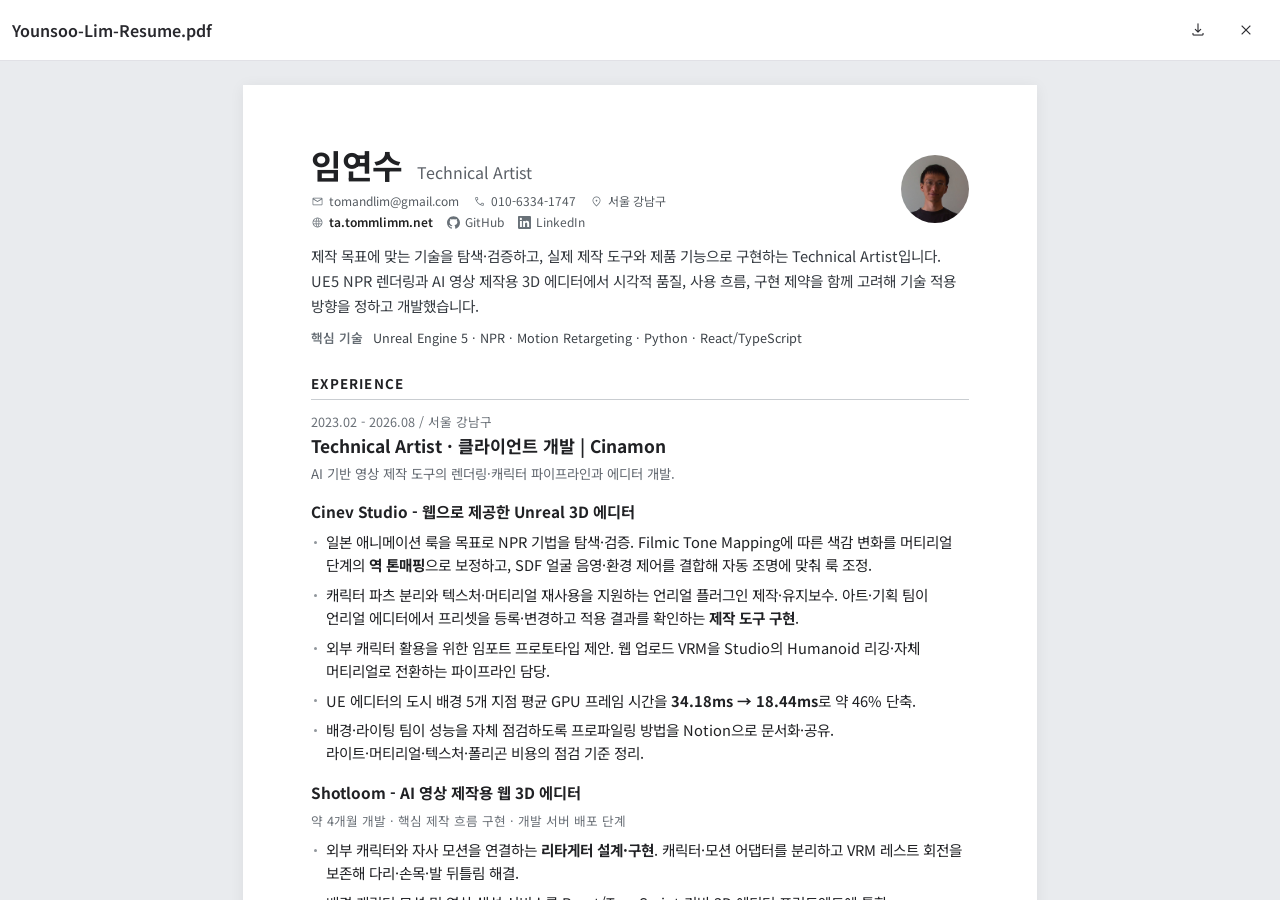
<file: resume-viewer.html>
<!DOCTYPE html>
<html lang="en">
<head>
  <meta charset="UTF-8">
  <meta name="viewport" content="width=device-width, initial-scale=1.0">
  <meta name="robots" content="noindex">
  <title>Resume — Younsoo Lim</title>
  <link rel="preconnect" href="https://fonts.googleapis.com">
  <link rel="preconnect" href="https://fonts.gstatic.com" crossorigin>
  <link href="https://fonts.googleapis.com/css2?family=Noto+Sans+KR:wght@400;500;600;700&amp;display=swap" rel="stylesheet">
  <link href="https://fonts.googleapis.com/css2?family=Material+Symbols+Outlined:opsz,wght,FILL,GRAD@20..24,300,0,0&amp;icon_names=close,download&amp;display=block" rel="stylesheet">
  <link rel="icon" href="favicon.png" type="image/png">
  <link rel="stylesheet" href="css/style.css?v=20260925-footer-compact-rows">
  <link rel="stylesheet" href="css/preview-modal.css?v=20260925-toolbar-right">
  <link rel="stylesheet" href="css/resume-viewer.css?v=20260925-toolbar-right">
</head>
<body class="resume-preview">
  <header class="preview-modal-toolbar">
    <h1 class="preview-modal-title">Younsoo-Lim-Resume.pdf</h1>
    <div class="preview-modal-action">
      <a href="assets/resume.pdf" download="Younsoo-Lim-Resume.pdf" class="btn btn--ghost btn--icon resume-toolbar-download" aria-label="Download resume PDF" data-tip="Download PDF">
        <span class="material-symbols-outlined icon-sm" aria-hidden="true">download</span>
      </a>
      <a href="index.html" class="btn btn--ghost btn--icon preview-modal-close" aria-label="Close resume" data-tip="Close">
        <span class="material-symbols-outlined icon-sm" aria-hidden="true">close</span>
      </a>
    </div>
  </header>
  <main class="resume-content" aria-label="Resume preview">
    <iframe class="resume-document" src="resume.html" title="임연수 이력서 · Younsoo Lim resume"></iframe>
  </main>
  <script src="js/i18n.js?v=20260925-language-auto"></script>
  <script src="js/theme.js"></script>
</body>
</html>
</file>
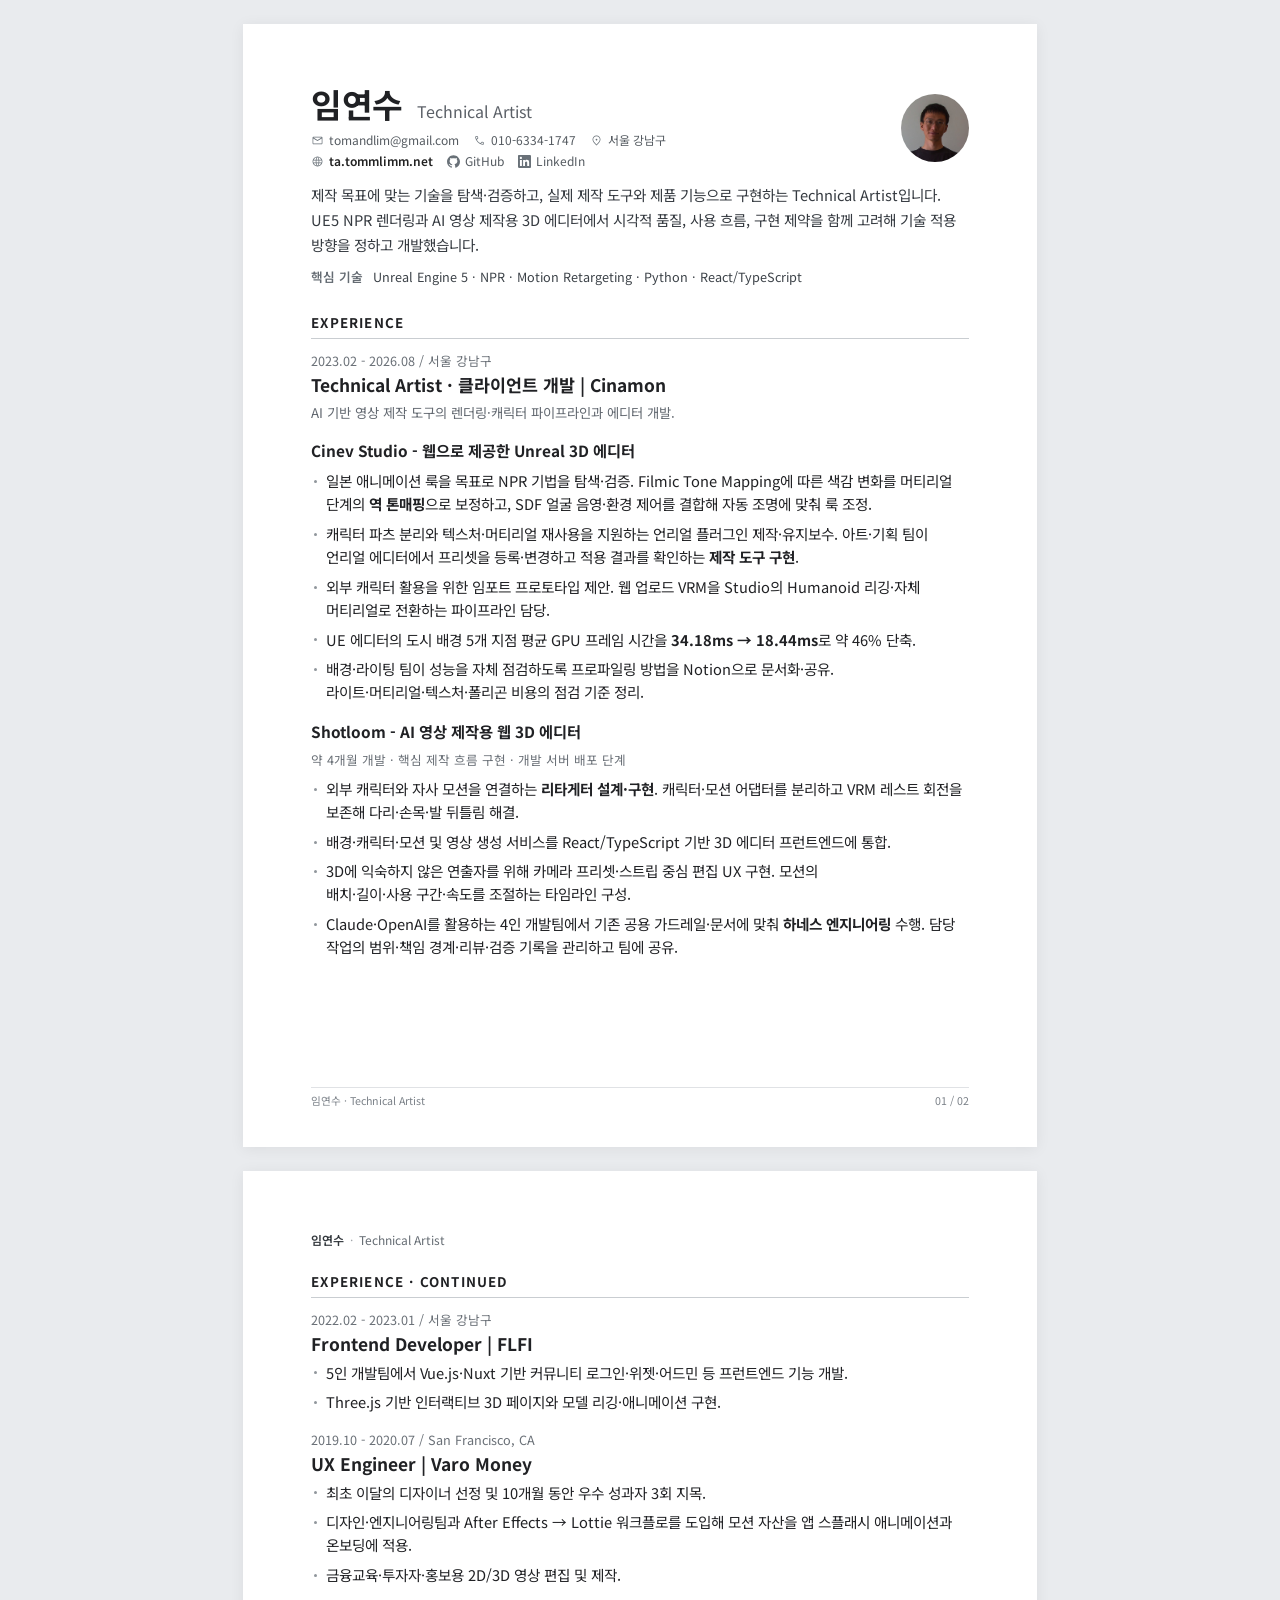
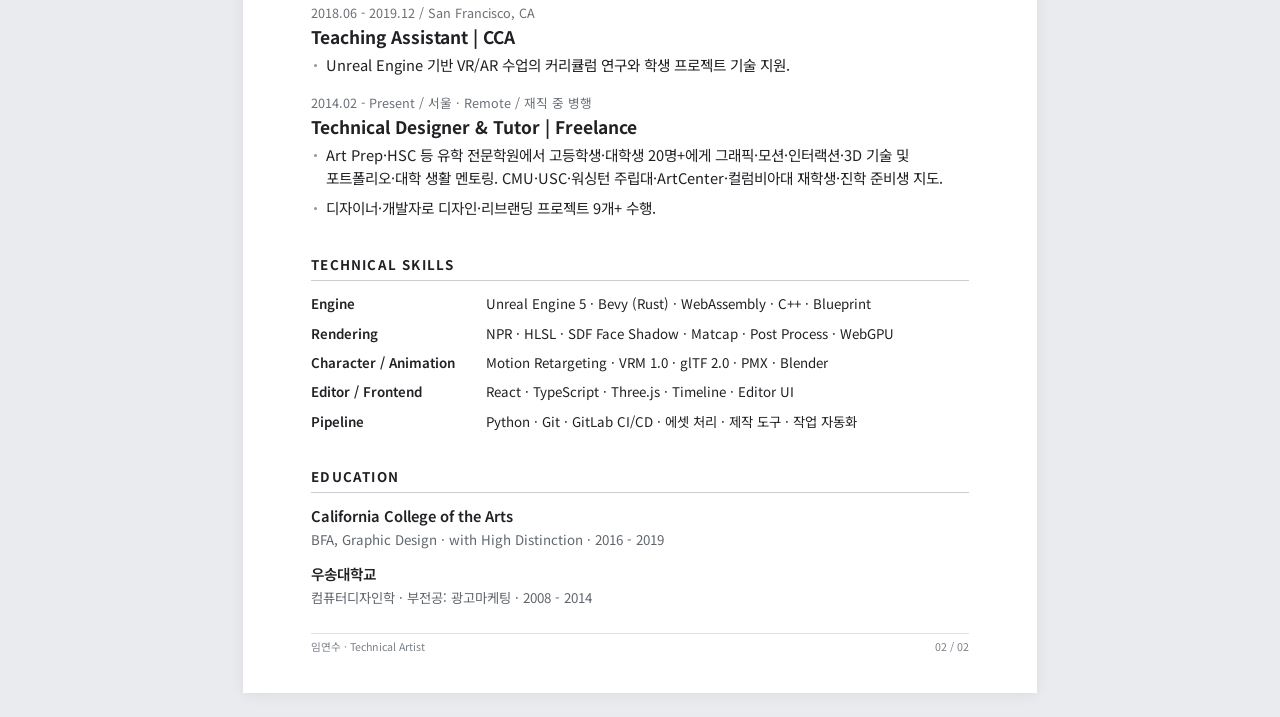
<file: resume.html>
<!DOCTYPE html>
<html lang="ko">
<head>
  <meta charset="UTF-8">
  <meta name="viewport" content="width=device-width, initial-scale=1.0">
  <title>임연수 - Technical Artist Resume</title>
  <link rel="preconnect" href="https://fonts.googleapis.com">
  <link rel="preconnect" href="https://fonts.gstatic.com" crossorigin>
  <link href="https://fonts.googleapis.com/css2?family=Noto+Sans+KR:wght@400;500;600;700&amp;display=swap" rel="stylesheet">
  <style>
* { box-sizing: border-box; margin: 0; padding: 0; }
@page { size: A4; margin: 0; }
html { font-family: 'Noto Sans KR', sans-serif; }
body {
  color: #202124; background: #e9ebee;
  font-size: 11pt; line-height: 1.56;
  word-break: keep-all; overflow-wrap: break-word;
  -webkit-print-color-adjust: exact; print-color-adjust: exact;
}
.sheet {
  width: 210mm; min-height: 297mm; padding: 16mm 18mm 19mm;
  margin: 24px auto; position: relative; background: #fff;
  box-shadow: 0 2px 14px #00000010;
  break-after: page;
}
.sheet:last-child { break-after: auto; }
.masthead { display: flex; align-items: center; justify-content: space-between; gap: 18px; }
.header-main { flex: 1; min-width: 0; }
.identity { display: flex; align-items: baseline; gap: 15px; margin-bottom: 6px; }
h1 { font-size: 25pt; line-height: 1.2; letter-spacing: -.6px; font-weight: 700; }
.role { font-size: 12pt; color: #5b6067; }
.portrait { width: 18mm; height: 18mm; flex-shrink: 0; border-radius: 50%; object-fit: cover; }
.contact { font-size: 9pt; line-height: 1.7; color: #555b61; }
.contact-row { display: flex; flex-wrap: wrap; align-items: center; column-gap: 14px; }
.contact-item { display: inline-flex; align-items: center; gap: 5px; white-space: nowrap; }
.contact-icon { width: 13px; height: 13px; flex: 0 0 13px; color: #697178; }
a { color: inherit; text-decoration: none; }
.primary-link { font-weight: 600; color: #222; }
.dot { margin: 0 6px; color: #a2a6aa; }
.lead { margin: 12px 0 9px; font-size: 11pt; line-height: 1.7; color: #353a40; }
.core-skills { font-size: 9.5pt; color: #3c4248; line-height: 1.5; margin-bottom: 28px; }
.core-skills strong { font-weight: 600; margin-right: 10px; color: #656c73; }
h2 {
  font-size: 10pt; text-transform: uppercase; letter-spacing: 1.2px;
  line-height: 1.3; font-weight: 700;
  padding-bottom: 7px; border-bottom: 1px solid #c9cdd1; margin-bottom: 12px;
}
.exp-entry { margin-bottom: 16px; break-inside: avoid; }
.exp-entry:last-child { margin-bottom: 0; }
.exp-meta { font-size: 9.5pt; color: #6a7077; line-height: 1.5; margin-bottom: 3px; }
.exp-title { font-size: 13pt; font-weight: 700; line-height: 1.4; margin-bottom: 5px; color: #202124; }
.exp-company { font-size: 10pt; color: #626870; margin-bottom: 15px; }
.exp-sub { font-size: 11.5pt; font-weight: 700; margin-top: 16px; margin-bottom: 7px; }
.project-status { font-size: 9.5pt; color: #6a7077; margin: -1px 0 8px; }
.exp-list { padding-left: 14px; list-style: none; }
.exp-list li { padding-left: 1px; margin-bottom: 7px; }
.exp-list li:last-child { margin-bottom: 0; }
/* Center each dot on the first line, including wrapped list items. */
.exp-list li::before {
  content: ""; float: left; margin-left: -12px; margin-top: calc(.78em - 1.5px);
  width: 3px; height: 3px; border-radius: 50%;
  background: #90969c;
}
.exp-list strong { font-weight: 700; }
.metric { font-weight: 700; }
.keep { white-space: nowrap; }
.running-header {
  color: #656c73; font-size: 9pt; line-height: 1.5;
  margin-bottom: 24px;
}
.running-header strong { color: #33383d; font-weight: 600; }
.section + .section { margin-top: 36px; }
.skill-row { display: grid; grid-template-columns: 163px minmax(0, 1fr); gap: 12px; font-size: 10pt; line-height: 1.6; margin-bottom: 8px; }
.skill-row:last-child { margin-bottom: 0; }
.skill-row strong { font-weight: 600; }
.education-entry { margin-bottom: 12px; }
.education-entry:last-child { margin-bottom: 0; }
.education-entry h3 { font-size: 11pt; font-weight: 600; margin-bottom: 2px; }
.education-entry p { font-size: 10pt; color: #60666d; }
.footer {
  position: absolute; bottom: 10mm; left: 18mm; right: 18mm;
  padding-top: 6px; border-top: 1px solid #e0e2e5;
  display: flex; justify-content: space-between;
  color: #7b8188; font-size: 8pt; line-height: 1.4;
}
@media print {
  body { background: #fff; }
  .sheet { margin: 0; box-shadow: none; }
}
@media screen {
  a[href] { cursor: pointer; }
  .sheet { width: min(210mm, calc(100% - 32px)); }
}
@media screen and (max-width: 600px) {
  .sheet { min-height: 0; padding: 24px 20px; margin: 16px auto; }
  .masthead { flex-direction: column; align-items: flex-start; gap: 12px; }
  .portrait { order: -1; width: 56px; height: 56px; }
  .identity { flex-wrap: wrap; gap: 4px 12px; }
  .contact-row { row-gap: 4px; }
  .skill-row { grid-template-columns: minmax(0, 1fr); gap: 2px; }
  .footer { position: static; margin-top: 32px; }
}
</style>
</head>
<body>
<main>
  <section class="sheet">
    <header class="masthead">
      <div class="header-main">
        <div class="identity"><h1>임연수</h1><p class="role">Technical Artist</p></div>
        <div class="contact">
          <div class="contact-row">
            <a class="contact-item" href="mailto:tomandlim@gmail.com">
              <svg class="contact-icon" fill="currentColor" aria-hidden="true" focusable="false" data-symbol="mail" xmlns="http://www.w3.org/2000/svg" viewBox="0 -960 960 960"><path d="M180.31-212q-27.01 0-45.66-18.66Q116-249.32 116-276.35v-407.62q0-27.03 18.65-45.53t45.66-18.5h599.38q27.01 0 45.66 18.66Q844-710.68 844-683.65v407.62q0 27.03-18.65 45.53T779.69-212H180.31ZM480-449.69 168-633.31v357q0 5.39 3.46 8.85t8.85 3.46h599.38q5.39 0 8.85-3.46t3.46-8.85v-357L480-449.69Zm0-67.31 305.85-179h-611.7L480-517ZM168-633.31V-696v419.69q0 5.39 3.46 8.85t8.85 3.46H168v-369.31Z"/></svg>
              <span>tomandlim@gmail.com</span>
            </a>
            <a class="contact-item" href="tel:+821063341747">
              <svg class="contact-icon" fill="currentColor" aria-hidden="true" focusable="false" data-symbol="call" xmlns="http://www.w3.org/2000/svg" viewBox="0 -960 960 960"><path d="M742.61-165q-109.07-9-209.69-57.58-100.61-48.58-182.19-130.34-81.57-81.77-129.15-181.7Q174-634.54 164-743.61q-2-21.17 12.29-36.78Q190.57-796 212-796h104.46q18.15 0 31.23 10.89 13.08 10.88 18.23 28.42L386.85-673q2.38 13.38-1.5 26.15-3.89 12.77-12.66 20.77l-92.38 89.93q22.3 41.84 49.46 78.77 27.15 36.92 59.51 69.06 31.95 31.94 69.03 59.17t80.08 49.54l94.76-92.54q8.39-8.77 19.24-11.7 10.84-2.92 24.23-.92l80.07 17.62q18.15 5 28.73 18.46 10.58 13.46 10.58 32V-213q0 21.43-16.11 35.71Q763.78-163 742.61-165ZM256.92-586.92l75.39-72.31q1.92-1.54 2.5-4.23.58-2.69-.19-5l-17.55-69.39q-.77-3.07-2.69-4.61-1.92-1.54-5-1.54H223q-2.31 0-3.85 1.54-1.53 1.54-1.53 3.85 3.07 38 13.42 75.8 10.34 37.81 25.88 75.89Zm334 331.69q35.87 15.78 75.01 23.97 39.15 8.18 72.68 12.03 2.31 0 3.85-1.54t1.54-3.85v-86.15q0-3.08-1.54-5t-4.61-2.69l-65-14.08q-2.31-.77-4.04-.19-1.73.58-3.66 2.5l-74.23 75Zm-334-331.69Zm334 331.69Z"/></svg>
              <span>010-6334-1747</span>
            </a>
            <span class="contact-item">
              <svg class="contact-icon" fill="currentColor" aria-hidden="true" focusable="false" data-symbol="location_on" xmlns="http://www.w3.org/2000/svg" viewBox="0 -960 960 960"><path d="M480.28-485.39q26.64 0 45.33-18.97 18.7-18.97 18.7-45.61t-18.98-45.34Q506.36-614 479.72-614t-45.33 18.97q-18.7 18.98-18.7 45.62 0 26.64 18.98 45.33 18.97 18.69 45.61 18.69ZM480-184.46q114.38-100.08 178.15-195.08 63.77-95 63.77-167.54 0-105.38-68.5-175.34-68.5-69.96-173.42-69.96-104.92 0-173.42 69.96-68.5 69.96-68.5 175.34 0 72.54 63.77 167.54 63.77 95 178.15 195.08Zm0 68.84Q333.03-240.57 259.55-348.21q-73.47-107.64-73.47-198.87 0-122.46 82.07-209.69Q350.23-844 479.5-844q129.27 0 211.85 87.23 82.57 87.23 82.57 209.69 0 91.23-72.96 198.43Q628-241.46 480-115.62Zm0-434.07Z"/></svg>
              <span>서울 강남구</span>
            </span>
          </div>
          <div class="contact-row">
            <a class="contact-item primary-link" href="https://ta.tommlimm.net">
              <svg class="contact-icon" fill="currentColor" aria-hidden="true" focusable="false" data-symbol="language" xmlns="http://www.w3.org/2000/svg" viewBox="0 -960 960 960"><path d="M480-116q-75.15 0-141.5-28.46t-115.96-78.08q-49.62-49.61-78.08-115.96T116-480q0-75.77 28.46-141.81t78.08-115.65q49.61-49.62 115.96-78.08T480-844q75.77 0 141.81 28.46t115.65 78.08q49.62 49.61 78.08 115.65T844-480q0 75.15-28.46 141.5t-78.08 115.96q-49.61 49.62-115.65 78.08T480-116Zm0-53.85q21.62-21.61 40.54-70.42 18.92-48.81 29.08-108.81H410.38q10.93 61.54 29.47 110.35 18.53 48.81 40.15 68.88Zm-64.46-5q-19-30-34.31-75.53-15.31-45.54-23.46-98.7H197.08q31.69 69.31 89.5 115.2 57.81 45.88 128.96 59.03Zm128.92 0q71.15-13.15 128.96-59.03 57.81-45.89 89.5-115.2H602.23q-10.08 53.54-25.39 99.08-15.3 45.54-32.38 75.15ZM178.92-401.08h173.7q-2.77-21.3-3.47-41.73-.69-20.42-.69-39.19 0-18.77.69-38.19.7-19.43 3.47-38.73h-173.7q-5.77 19.38-8.34 39.38-2.58 20-2.58 39.54t2.58 39.54q2.57 20 8.34 39.38Zm226.69 0h148.78q2.76-22.3 3.46-41.34.69-19.04.69-37.58t-.69-38.08q-.7-19.54-3.46-40.84H405.61q-2.76 21.3-3.46 40.84-.69 19.54-.69 38.08t.69 38.08q.7 19.54 3.46 40.84Zm201.77 0h173.7q5.77-19.38 8.34-39.38 2.58-20 2.58-39.54t-2.58-40.04q-2.57-20.5-8.34-38.88h-173.7q2.77 21.3 3.47 41.73.69 20.42.69 39.19 0 18.77-.69 38.19-.7 19.43-3.47 38.73Zm-5.15-209.84h160.69Q730.85-681 674-726.12q-56.85-45.11-129.54-59.42 19 31.92 33.92 76.89 14.93 44.96 23.85 97.73Zm-191.85 0h139.24q-10.93-61.16-30.04-110.93-19.12-49.77-39.58-68.3-20.46 18.53-39.58 68.3-19.11 49.77-30.04 110.93Zm-213.3 0h160.69q8.92-52.77 23.85-97.73 14.92-44.97 33.92-76.89-73.08 14.31-129.73 59.62-56.66 45.3-88.73 115Z"/></svg>
              <span>ta.tommlimm.net</span>
            </a>
            <a class="contact-item" href="https://github.com/tomlim2">
              <svg class="contact-icon" fill="currentColor" aria-hidden="true" focusable="false" data-brand="github" xmlns="http://www.w3.org/2000/svg" viewBox="0 0 98 96"><path d="M41.4395 69.3848C28.8066 67.8535 19.9062 58.7617 19.9062 46.9902C19.9062 42.2051 21.6289 37.0371 24.5 33.5918C23.2559 30.4336 23.4473 23.7344 24.8828 20.959C28.7109 20.4805 33.8789 22.4902 36.9414 25.2656C40.5781 24.1172 44.4062 23.543 49.0957 23.543C53.7852 23.543 57.6133 24.1172 61.0586 25.1699C64.0254 22.4902 69.2891 20.4805 73.1172 20.959C74.457 23.543 74.6484 30.2422 73.4043 33.4961C76.4668 37.1328 78.0937 42.0137 78.0937 46.9902C78.0937 58.7617 69.1934 67.6621 56.3691 69.2891C59.623 71.3945 61.8242 75.9883 61.8242 81.252L61.8242 91.2051C61.8242 94.0762 64.2168 95.7031 67.0879 94.5547C84.4102 87.9512 98 70.6289 98 49.1914C98 22.1074 75.9883 6.69539e-07 48.9043 4.309e-07C21.8203 1.92261e-07 -1.9479e-07 22.1074 -4.3343e-07 49.1914C-6.20631e-07 70.4375 13.4941 88.0469 31.6777 94.6504C34.2617 95.6074 36.75 93.8848 36.75 91.3008L36.75 83.6445C35.4102 84.2188 33.6875 84.6016 32.1562 84.6016C25.8398 84.6016 22.1074 81.1563 19.4277 74.7441C18.375 72.1602 17.2266 70.6289 15.0254 70.3418C13.877 70.2461 13.4941 69.7676 13.4941 69.1934C13.4941 68.0449 15.4082 67.1836 17.3223 67.1836C20.0977 67.1836 22.4902 68.9063 24.9785 72.4473C26.8926 75.2227 28.9023 76.4668 31.2949 76.4668C33.6875 76.4668 35.2187 75.6055 37.4199 73.4043C39.0469 71.7773 40.291 70.3418 41.4395 69.3848Z"/></svg>
              <span>GitHub</span>
            </a>
            <a class="contact-item" href="https://linkedin.com/in/tommlimm">
              <svg class="contact-icon" fill="currentColor" aria-hidden="true" focusable="false" data-brand="linkedin" xmlns="http://www.w3.org/2000/svg" viewBox="0 0 28 28"><path d="m25.9 0h-23.8c-1.2 0-2.1 0.9-2.1 2v24c0 1.1 0.9 2 2.1 2h23.9c1.1 0 2.1-0.9 2.1-2v-24c-0.1-1.1-1-2-2.2-2zm-17.6 23.9h-4.1v-13.4h4.2v13.4zm-2.1-15.2c-1.3 0-2.4-1.1-2.4-2.4s1.1-2.4 2.4-2.4 2.4 1.1 2.4 2.4-1 2.4-2.4 2.4zm17.7 15.2h-4.1v-6.5c0-1.5 0-3.5-2.2-3.5s-2.5 1.7-2.5 3.4v6.6h-4.1v-13.4h4v1.8h0.1c0.6-1 1.9-2.2 3.9-2.2 4.2 0 5 2.8 5 6.4v7.4z"/></svg>
              <span>LinkedIn</span>
            </a>
          </div>
        </div>
      </div>
      <img class="portrait" src="assets/images/profile.jpg" alt="임연수">
    </header>
    <p class="lead">제작 목표에 맞는 기술을 <span class="keep">탐색·검증하고</span>, 실제 제작 도구와 제품 기능으로 구현하는 Technical Artist입니다.
      UE5 NPR 렌더링과 AI 영상 제작용 3D 에디터에서 시각적 품질, 사용 흐름, 구현 제약을 함께 고려해 기술 적용 방향을 정하고 개발했습니다.</p>
    <p class="core-skills"><strong>핵심 기술</strong>Unreal Engine 5 · NPR · Motion Retargeting · Python · React/TypeScript</p>
    <section class="section">
      <h2>Experience</h2>
      <div class="exp-entry">
      <div class="exp-meta">2023.02 - 2026.08 / 서울 강남구</div>
      <div class="exp-title">Technical Artist · 클라이언트 개발 | Cinamon</div>
      <div class="exp-company">AI 기반 영상 제작 도구의 <span class="keep">렌더링·캐릭터</span> 파이프라인과 에디터 개발.</div>

      <div class="exp-sub">Cinev Studio - 웹으로 제공한 Unreal 3D 에디터</div>
      <ul class="exp-list">
        <li>일본 애니메이션 룩을 목표로 NPR 기법을 <span class="keep">탐색·검증.</span> Filmic Tone Mapping에 따른 색감 변화를 머티리얼 단계의 <strong>역 톤매핑</strong>으로 보정하고, SDF 얼굴 <span class="keep">음영·환경</span> 제어를 결합해 자동 조명에 맞춰 룩 조정.</li>
        <li>캐릭터 파츠 분리와 <span class="keep">텍스처·머티리얼</span> 재사용을 지원하는 언리얼 플러그인 <span class="keep">제작·유지보수.</span> <span class="keep">아트·기획</span> 팀이 언리얼 에디터에서 프리셋을 <span class="keep">등록·변경하고</span> 적용 결과를 확인하는 <strong>제작 도구 구현</strong>.</li>
        <li>외부 캐릭터 활용을 위한 임포트 프로토타입 제안. 웹 업로드 VRM을 Studio의 Humanoid <span class="keep">리깅·자체</span> 머티리얼로 전환하는 파이프라인 담당.</li>
        <li>UE 에디터의 도시 배경 5개 지점 평균 GPU 프레임 시간을 <span class="metric">34.18ms → 18.44ms</span>로 약 46% 단축.</li>
        <li><span class="keep">배경·라이팅</span> 팀이 성능을 자체 점검하도록 프로파일링 방법을 Notion으로 <span class="keep">문서화·공유.</span> <span class="keep">라이트·머티리얼·텍스처·폴리곤</span> 비용의 점검 기준 정리.</li>
      </ul>

      <div class="exp-sub">Shotloom - AI 영상 제작용 웹 3D 에디터</div>
      <div class="project-status">약 4개월 개발 · 핵심 제작 흐름 구현 · 개발 서버 배포 단계</div>
      <ul class="exp-list">
        <li>외부 캐릭터와 자사 모션을 연결하는 <strong>리타게터 <span class="keep">설계·구현</span></strong>. <span class="keep">캐릭터·모션</span> 어댑터를 분리하고 <span class="keep">VRM 레스트 회전</span>을 보존해 <span class="keep">다리·손목·발</span> 뒤틀림 해결.</li>
        <li><span class="keep">배경·캐릭터·모션</span> 및 영상 생성 서비스를 React/TypeScript 기반 3D 에디터 프런트엔드에 통합.</li>
        <li>3D에 익숙하지 않은 연출자를 위해 카메라 <span class="keep">프리셋·스트립</span> 중심 편집 UX 구현. 모션의 <span class="keep"><span class="keep">배치·길이·사용</span> <span class="keep">구간·속도</span></span>를 조절하는 타임라인 구성.</li>
        <li><span class="keep">Claude·OpenAI를</span> 활용하는 4인 개발팀에서 기존 공용 <span class="keep">가드레일·문서</span>에 맞춰 <strong>하네스 엔지니어링</strong> 수행. 담당 작업의 <span class="keep">범위·책임</span> <span class="keep">경계·리뷰·검증</span> 기록을 관리하고 팀에 공유.</li>
      </ul>
    </div>
    </section>
    <footer class="footer"><span>임연수 · Technical Artist</span><span>01 / 02</span></footer>
  </section>
  <section class="sheet">
    <header class="running-header"><strong>임연수</strong><span class="dot">·</span>Technical Artist</header>
    <section class="section">
      <h2>Experience · Continued</h2>
      <div class="exp-entry">
      <div class="exp-meta">2022.02 - 2023.01 / 서울 강남구</div>
      <div class="exp-title">Frontend Developer | FLFI</div>
      <ul class="exp-list">
        <li>5인 개발팀에서 <span class="keep">Vue.js·Nuxt</span> 기반 커뮤니티 <span class="keep">로그인·위젯·어드민</span> 등 <span class="keep">프런트엔드 기능 개발.</span></li>
        <li>Three.js 기반 인터랙티브 3D 페이지와 모델 <span class="keep">리깅·애니메이션</span> 구현.</li>
      </ul>
    </div>
<div class="exp-entry">
      <div class="exp-meta">2019.10 - 2020.07 / San Francisco, CA</div>
      <div class="exp-title">UX Engineer | Varo Money</div>
      <ul class="exp-list">
        <li>최초 이달의 디자이너 선정 및 10개월 동안 우수 성과자 3회 지목.</li>
        <li><span class="keep">디자인·엔지니어링팀과</span> After Effects → Lottie 워크플로를 도입해 모션 자산을 앱 스플래시 애니메이션과 온보딩에 적용.</li>
        <li><span class="keep">금융교육·투자자·홍보용</span> 2D/3D 영상 편집 및 제작.</li>
      </ul>
    </div>
<div class="exp-entry">
      <div class="exp-meta">2018.06 - 2019.12 / San Francisco, CA</div>
      <div class="exp-title">Teaching Assistant | CCA</div>
      <ul class="exp-list">
        <li>Unreal Engine 기반 VR/AR 수업의 커리큘럼 연구와 학생 프로젝트 기술 지원.</li>
      </ul>
    </div>
<div class="exp-entry">
      <div class="exp-meta">2014.02 - Present / 서울 · Remote / 재직 중 병행</div>
      <div class="exp-title">Technical Designer &amp; Tutor | Freelance</div>
      <ul class="exp-list">
        <li>Art <span class="keep">Prep·HSC</span> 등 유학 전문학원에서 <span class="keep">고등학생·대학생</span> 20명+에게 <span class="keep">그래픽·모션·인터랙션·3D</span> 기술 및 <span class="keep">포트폴리오·대학</span> 생활 멘토링. <span class="keep">CMU·USC·워싱턴</span> <span class="keep">주립대·ArtCenter·컬럼비아대</span> <span class="keep">재학생·진학</span> 준비생 지도.</li>
        <li><span class="keep">디자이너·개발자로</span> <span class="keep">디자인·리브랜딩</span> <span class="keep">프로젝트 9개+ 수행.</span></li>
      </ul>
    </div>
    </section>
    <section class="section">
      <h2>Technical Skills</h2>
      <p class="skill-row"><strong>Engine</strong><span>Unreal Engine 5 · Bevy (Rust) · WebAssembly · C++ · Blueprint</span></p>
<p class="skill-row"><strong>Rendering</strong><span>NPR · HLSL · SDF Face Shadow · Matcap · Post Process · WebGPU</span></p>
<p class="skill-row"><strong>Character / Animation</strong><span>Motion Retargeting · VRM 1.0 · glTF 2.0 · PMX · Blender</span></p>
<p class="skill-row"><strong>Editor / Frontend</strong><span>React · TypeScript · Three.js · Timeline · Editor UI</span></p>
<p class="skill-row"><strong>Pipeline</strong><span>Python · Git · GitLab CI/CD · 에셋 처리 · 제작 도구 · 작업 자동화</span></p>
    </section>
    <section class="section">
      <h2>Education</h2>
      <div class="education-entry"><h3>California College of the Arts</h3><p>BFA, Graphic Design · with High Distinction · 2016 - 2019</p></div>
<div class="education-entry"><h3>우송대학교</h3><p>컴퓨터디자인학 · 부전공: 광고마케팅 · 2008 - 2014</p></div>
    </section>
    <footer class="footer"><span>임연수 · Technical Artist</span><span>02 / 02</span></footer>
  </section>
</main>
</body>
</html>
</file>
<file: css/style.css>
/* ── Design System ── */
/* Usage: docs/style-guide.md. Visual examples: component-library.html. */

:root,
[data-theme="light"] {
  color-scheme: light;
  /* Background — pure white for max contrast */
  --c-bg: 255 255 255;
  /* Surface — visible distinction from bg */
  --c-surface: 245 245 247;
  /* Border — clear but not heavy */
  --c-border: 225 225 230;
  /* Muted — secondary text; check contrast against its actual background */
  --c-muted: 110 110 115;
  /* Body — primary readable text */
  --c-body: 40 40 45;
  /* Heading — softer gray than body; also used for labels and hover states */
  --c-heading: 85 85 90;
  /* Accent — single brand color */
  --c-accent: 80 95 230;
  --c-button-bg: 245 245 247;
  --c-button-text: 40 40 45;
  --c-button-border: 140 140 145;
  --c-button-hover: 235 235 239;
  --c-button-active: 225 225 230;
}

[data-theme="dark"] {
  color-scheme: dark;
  --c-bg: 22 22 26;
  --c-surface: 32 32 38;
  --c-border: 50 50 58;
  --c-muted: 150 150 155;
  --c-body: 210 210 215;
  --c-heading: 175 175 180;
  --c-accent: 100 120 240;
  --c-button-bg: 32 32 38;
  --c-button-text: 210 210 215;
  --c-button-border: 120 120 128;
  --c-button-hover: 44 44 52;
  --c-button-active: 55 55 65;
}

/* Match the system before JS runs, and when JavaScript is unavailable. */
@media (prefers-color-scheme: dark) {
  :root:not([data-theme]) {
    color-scheme: dark;
    --c-bg: 22 22 26;
    --c-surface: 32 32 38;
    --c-border: 50 50 58;
    --c-muted: 150 150 155;
    --c-body: 210 210 215;
    --c-heading: 175 175 180;
    --c-accent: 100 120 240;
    --c-button-bg: 32 32 38;
    --c-button-text: 210 210 215;
    --c-button-border: 120 120 128;
    --c-button-hover: 44 44 52;
    --c-button-active: 55 55 65;
  }
}

/*
  Typography reference, not CSS custom properties:
  display: 2rem; section heading: 1.25rem; base card title: 1.05rem;
  body: 0.9375rem; detail: 0.8125rem; caption: 0.75rem; tooltip: 0.6875rem.
  Hero summary is fluid. Overlay cards override titles to 1.1rem and
  subtitles to 0.875rem. See docs/style-guide.md for context and weights.
*/

/* ── Code Blocks (always dark) ── */

pre {
  background-color: #1a1a2e;
  color: #b8d4a8;
  padding: 1.25rem;
  border-radius: 0.5rem;
  overflow-x: auto;
  font-size: 0.8125rem;
  line-height: 1.6;
}

code {
  background: none;
  color: rgb(var(--c-heading));
  font-weight: 600;
  font-size: 0.875em;
}

pre code {
  padding: 0;
  background: none;
  color: inherit;
  font-weight: inherit;
  font-size: inherit;
}

/* ── UI Icons: Material Symbols Outlined, default weight 300 ── */
/* Load only used icon_names with wght=300 in the page's Google Fonts URL.
   General UI uses this family; SNS links use their brand SVG artwork. */
.material-symbols-outlined {
  font-family: 'Material Symbols Outlined';
  font-weight: 300;
  font-style: normal;
  font-size: 24px;
  font-synthesis: none;
  line-height: 1;
  letter-spacing: normal;
  text-transform: none;
  display: inline-block;
  flex-shrink: 0;
  width: 1em;
  height: 1em;
  white-space: nowrap;
  word-wrap: normal;
  direction: ltr;
  vertical-align: middle;
  font-feature-settings: 'liga';
  -webkit-font-smoothing: antialiased;
  font-variation-settings: 'FILL' 0, 'wght' 300, 'GRAD' 0, 'opsz' 24;
}

.material-symbols-outlined.icon-sm {
  font-size: 20px;
  font-variation-settings: 'FILL' 0, 'wght' 300, 'GRAD' 0, 'opsz' 20;
}

/* A 16px brand mark in the shared 20px box balances outlined UI glyphs. */
.brand-icon {
  display: inline-block;
  flex: 0 0 20px;
  width: 20px;
  height: 20px;
  vertical-align: middle;
  color: inherit;
  background: currentColor;
  mask: var(--brand-icon) center / 16px 16px no-repeat;
}
.brand-icon--github { --brand-icon: url('../assets/brands/github.svg'); }
.brand-icon--linkedin { --brand-icon: url('../assets/brands/linkedin.svg'); }

/* Inline text links stay aligned with their decorative icon. */
.icon-label {
  display: inline-flex;
  align-items: center;
  gap: 0.5rem;
}

/* ── Buttons: text / icon + text / icon only; outline / filled / ghost ── */
/* Defaults: text only, outline, nearest theme. See #buttons in the library. */
.btn {
  box-sizing: border-box;
  display: inline-flex;
  align-items: center;
  justify-content: center;
  gap: 8px;
  min-width: 44px;
  min-height: 44px;
  max-width: 100%;
  padding: 10px 16px;
  border: 1px solid rgb(var(--c-button-border));
  border-radius: 6px;
  background: rgb(var(--c-button-bg));
  color: rgb(var(--c-button-text));
  font-family: inherit;
  font-size: 14px;
  font-weight: 500;
  line-height: 20px;
  text-align: center;
  text-decoration: none;
  vertical-align: middle;
  cursor: pointer;
  transition: color 0.15s, background-color 0.15s, border-color 0.15s;
}

.btn--ghost {
  border-color: transparent;
  background: transparent;
}

.btn--icon {
  flex: 0 0 44px;
  width: 44px;
  height: 44px;
  padding: 0;
}

/* Compact rows of icon-only controls; keep the full vertical target. */
.icon-group {
  display: flex;
  align-items: center;
  gap: 0;
}
.icon-group > .btn--icon {
  flex-basis: 32px;
  min-width: 32px;
  width: 32px;
}

.btn--disclosure {
  width: 100%;
  justify-content: flex-start;
  text-align: left;
}

/* Layout visibility is separate from the button's visual variant. */
@media (min-width: 768px) {
  .mobile-menu-toggle { display: none; }
}

.btn:where(:not(.btn--ghost)):not(:disabled):hover {
  background: rgb(var(--c-button-hover));
}

.btn--ghost:not(:disabled):hover {
  color: rgb(var(--c-accent));
}

.btn:not(:disabled):active,
.btn[aria-pressed="true"] {
  background: rgb(var(--c-button-active));
  border-color: rgb(var(--c-button-text));
}

/* Keep the border space for matching dimensions, including pressed states. */
.btn--filled,
.btn--filled:not(:disabled):active,
.btn--filled[aria-pressed="true"] {
  border-color: transparent;
}

.btn:focus-visible {
  outline: 2px solid rgb(var(--c-accent));
  outline-offset: 3px;
}

.btn:disabled {
  opacity: 0.4;
  cursor: not-allowed;
}

.btn[hidden] {
  display: none;
}

/* Language preference: native dropdown with a visible label. */
.language-switcher {
  display: inline-flex;
  align-items: center;
  gap: 8px;
  max-width: 100%;
  color: rgb(var(--c-muted));
  font-size: 14px;
  line-height: 20px;
}
.language-select {
  box-sizing: border-box;
  min-width: 100px;
  min-height: 44px;
  max-width: 100%;
  padding: 8px;
  border: 1px solid transparent;
  border-radius: 6px;
  background-color: transparent;
  color: rgb(var(--c-button-text));
  font: inherit;
  font-weight: 500;
  cursor: pointer;
  transition: color 0.15s;
}
.language-select:hover { color: rgb(var(--c-accent)); }
.language-select:focus-visible {
  outline: 2px solid rgb(var(--c-accent));
  outline-offset: 3px;
}
.language-select option {
  background: rgb(var(--c-bg));
  color: rgb(var(--c-body));
}

/* Footer: copyright left, contact links centered, language right. */
.site-footer { container-type: inline-size; }
.footer-layout {
  display: grid;
  grid-template-columns: minmax(0, 1fr) auto minmax(0, 1fr);
  align-items: center;
  gap: 8px 24px;
}
.footer-copyright {
  grid-area: 1 / 1;
  display: flex;
  align-items: center;
  min-height: 44px;
}
.footer-language { grid-area: 1 / 3; justify-self: end; }
.footer-links {
  grid-area: 1 / 2;
  display: flex;
  flex-wrap: wrap;
  align-items: center;
  justify-content: center;
  gap: 0 24px;
}
.footer-item {
  position: relative;
  display: inline-flex;
  align-items: center;
  min-height: 44px;
  max-width: 100%;
}
.footer-item + .footer-item::before {
  content: "";
  position: absolute;
  inset-inline-start: -12px;
  width: 1px;
  height: 12px;
  background: rgb(var(--c-muted) / 0.5);
}
.site-footer .footer-link {
  padding: 0;
  gap: 4px;
  color: inherit;
  font: inherit;
  white-space: nowrap;
}
.site-footer .footer-link:hover { color: rgb(var(--c-accent)); }
.site-footer .language-switcher {
  font-size: inherit;
  line-height: inherit;
}
.site-footer .language-select { min-width: 80px; }
@container (max-width: 800px) {
  .footer-layout {
    grid-template-columns: minmax(0, 1fr);
    justify-items: center;
    row-gap: 0;
  }
  .footer-copyright,
  .footer-links,
  .footer-language { grid-area: auto; justify-self: center; }
  .footer-copyright,
  .footer-item,
  .site-footer .footer-link,
  .site-footer .language-select { min-height: 32px; }
  .site-footer .language-select { padding-block: 4px; }
  .footer-links { column-gap: 16px; }
  .footer-item + .footer-item::before { display: none; }
}

/* ── Typography Classes ── */

.hero-tagline {
  font-family: 'Noto Rashi Hebrew', serif;
  font-size: 2.0rem;
  line-height: 1.4;
  letter-spacing: 0.01em;
}

.hero-summary {
  max-width: 50rem;
  margin-top: 1rem;
  font-size: clamp(1.05rem, 2.1vw, 1.35rem);
  line-height: 1.75;
  word-break: keep-all;
  overflow-wrap: anywhere;
}

.hero-actions {
  display: flex;
  flex-wrap: wrap;
  gap: 8px 24px;
  margin-top: 16px;
}
.hero-actions > .btn { padding-inline: 0; }

.page-title {
  font-family: 'Noto Rashi Hebrew', serif;
  font-size: 2.0rem;
  font-weight: 700;
  margin-bottom: 0;
  line-height: 1.5;
}

.page-subtitle {
  font-size: 0.9375rem;
}

.card-title {
  font-family: 'Noto Rashi Hebrew', serif;
  font-size: 1.05rem;
  font-weight: 500;
}

.card-subtitle {
  font-size: 0.8125rem;
}

.about-role {
  font-family: 'Noto Rashi Hebrew', serif;
  font-size: 0.9375rem;
  font-weight: 500;
}

.about-detail {
  font-size: 0.8125rem;
  font-weight: 400;
}

.section-label {
  font-size: 0.75rem;
  letter-spacing: 0.1em;
}

.skill-label {
  font-size: 0.75rem;
  font-weight: 500;
}

/* ── Card Panels ── */

.bg-surface > h3 {
  font-size: 0.9375rem;
  font-weight: 600;
  color: rgb(var(--c-heading));
  padding-bottom: 0.625rem;
  margin-bottom: 0.625rem;
  border-bottom: 1px solid rgb(var(--c-border));
}

.bg-surface p,
.bg-surface div {
  font-size: 0.875rem;
  color: rgb(var(--c-muted));
  line-height: 1.7;
}

.bg-surface .text-xs {
  font-size: 0.75rem;
  line-height: 1.4;
}

/* ── Base ── */

html {
  scroll-behavior: smooth;
}

p, h1, h2, h3, td, th, summary, blockquote {
  text-wrap: balance;
  word-break: keep-all;
}

/* Cursor semantics: navigation, actions, and downloadable resources. */
a[href] {
  cursor: pointer;
}

button,
summary,
[role="button"],
a[role="button"],
a[data-cursor="action"] {
  cursor: pointer;
}

a[download],
a[data-cursor="download"] {
  cursor: url('../assets/cursor-download.png') 12 12, pointer;
}

#projects {
  padding-top: 3rem;
}

/* ── Nav ── */

nav .nav-logo {
  font-family: 'Noto Sans KR', sans-serif;
  font-size: 1.25rem;
  font-weight: 700;
  letter-spacing: 0.02em;
  line-height: 1;
  text-decoration: none;
  color: inherit;
}

nav .nav-links a {
  font-family: 'Noto Rashi Hebrew', serif;
  font-size: 0.875rem;
}

nav {
  transition: transform 0.3s ease;
}

.card-locked .card-placeholder,
.card-locked .card-thumb {
  cursor: pointer;
}

.card-placeholder:hover,
.card-thumb:hover {
  transform: scale(1.03);
  transition: transform 0.4s ease;
}

.card-thumb,
.card-placeholder {
  transition: transform 0.4s ease;
}

.card-thumb-zoomed {
  transform: scale(1.1);
}

.card-thumb-zoomed:hover {
  transform: scale(1.13);
}

/* ── Card Overlay ── */

.card-overlay {
  display: block;
  text-decoration: none;
}

.card-overlay-inner {
  position: relative;
  overflow: hidden;
  aspect-ratio: 16 / 9;
}

.card-overlay-img {
  width: 100%;
  height: 100%;
  object-fit: cover;
  transition: transform 0.5s ease;
}

.card-overlay:hover .card-overlay-img {
  transform: scale(1.04);
}

.card-overlay-text {
  position: absolute;
  bottom: 0;
  left: 0;
  right: 0;
  padding: 3rem 1.25rem 1.25rem;
  background: linear-gradient(to top, rgba(0,0,0,0.85) 0%, rgba(0,0,0,0.45) 60%, transparent 100%);
}

.card-overlay-text .card-title {
  color: #fff;
  font-size: 1.1rem;
  font-weight: 600;
  margin-bottom: 0.2rem;
  text-shadow: 0 2px 8px rgba(0,0,0,0.9);
}

.card-overlay-text .card-subtitle {
  color: rgba(255,255,255,0.9);
  font-size: 0.875rem;
  font-weight: 400;
  text-shadow: 0 1px 6px rgba(0,0,0,0.8);
}

.tag {
  font-size: 0.6875rem;
  letter-spacing: 0.05em;
}

details summary {
  list-style: none;
}

details summary::-webkit-details-marker {
  display: none;
}

details > summary::before {
  content: '';
  width: 20px;
  height: 20px;
  vertical-align: middle;
  background: currentColor;
  mask: url('../assets/icons/chevron_right.svg') center / contain no-repeat;
  display: inline-block;
  margin-right: 0.5rem;
  font-size: 0.6875rem;
  transition: transform 0.2s;
  color: rgb(var(--c-muted));
}

details[open] > summary::before {
  transform: rotate(90deg);
}

summary.btn::before {
  flex: 0 0 20px;
  margin-right: 0;
  color: inherit;
}

blockquote {
  font-style: italic;
}

.encrypted-placeholder {
  display: flex;
  align-items: center;
  justify-content: center;
  padding: 2rem 1rem;
  border: 1px dashed rgb(var(--c-border));
  border-radius: 0;
  background-color: rgb(var(--c-surface));
  cursor: pointer;
  margin: 1rem 0;
}

.encrypted-placeholder .material-symbols-outlined {
  width: 1.25rem;
  height: 1.25rem;
  color: rgb(var(--c-muted));
}

.encrypted-placeholder:hover {
  cursor: pointer;
}

.encrypted-payload {
  display: none;
}

table {
  border-collapse: collapse;
}

[data-tip] {
  position: relative;
}

[data-tip]::after {
  content: attr(data-tip);
  position: absolute;
  left: 50%;
  top: 100%;
  transform: translateX(-50%);
  margin-top: 6px;
  padding: 3px 8px;
  font-size: 0.6875rem;
  color: rgb(var(--c-body));
  background: rgb(var(--c-surface));
  border-radius: 4px;
  white-space: nowrap;
  pointer-events: none;
  opacity: 0;
  transition: opacity 0.1s;
}

[data-tip]:hover::after,
[data-tip]:focus-visible::after {
  opacity: 1;
}

@media (prefers-reduced-motion: reduce) {
  html {
    scroll-behavior: auto;
  }
  *,
  *::before,
  *::after {
    transition-duration: 0s !important;
    animation-duration: 0s !important;
  }
}

/* ── Metrics Table (Apple/Stripe style) ── */
.tbl { width: 100%; font-size: 0.875rem; border-collapse: collapse; }
.tbl th { padding: 0.75rem 0; font-size: 0.75rem; font-weight: 500; color: rgb(var(--c-muted)); text-transform: uppercase; letter-spacing: 0.04em; border-bottom: 1px solid rgb(var(--c-border)); text-align: left; }
.tbl td { padding: 1rem 0; border-bottom: 1px solid rgb(var(--c-border) / 0.15); }
.tbl tr:last-child td { border-bottom: none; }
.tbl tbody tr { transition: background 0.15s; }
.tbl tbody tr:hover { background: rgb(var(--c-surface) / 0.5); }
.tbl .lbl { color: rgb(var(--c-heading)); font-weight: 500; padding-right: 1.5rem; }
.tbl .val { color: rgb(var(--c-muted)); font-variant-numeric: tabular-nums; }
.tbl .val-r { color: rgb(var(--c-muted)); font-variant-numeric: tabular-nums; text-align: right; }
.gain { display: inline-block; padding: 2px 10px; border-radius: 4px; background: rgb(var(--c-accent) / 0.1); color: rgb(var(--c-accent)); font-weight: 500; font-variant-numeric: tabular-nums; }
</file>
<file: css/preview-modal.css>
/* Every on-demand preview shares this shell and toolbar. */
html.preview-modal-open { overflow: hidden; }

.preview-modal {
  box-sizing: border-box;
  position: fixed;
  inset: 0;
  width: min(960px, calc(100% - 48px));
  height: calc(100vh - 48px);
  height: calc(100dvh - 48px);
  max-width: none;
  max-height: none;
  margin: auto;
  padding: 0;
  overflow: hidden;
  border: 1px solid rgb(var(--c-border));
  border-radius: 12px;
  background: rgb(var(--c-bg));
  color: rgb(var(--c-body));
  font-family: 'Noto Sans KR', system-ui, sans-serif;
}

.preview-modal[open] {
  display: grid;
  grid-template-rows: auto minmax(0, 1fr);
}
.preview-modal::backdrop { background: rgb(0 0 0 / 65%); }

.preview-modal-toolbar {
  position: relative;
  z-index: 1;
  display: grid;
  grid-template-columns: minmax(0, 1fr) auto;
  align-items: center;
  gap: 12px;
  padding: 8px 12px;
  border-bottom: 1px solid rgb(var(--c-border));
}

.preview-modal-title {
  margin: 0;
  min-width: 0;
  overflow: hidden;
  text-overflow: ellipsis;
  white-space: nowrap;
  font-size: 16px;
  line-height: 1.4;
  font-weight: 600;
  text-align: left;
}

.preview-modal-action {
  display: flex;
  align-items: center;
  justify-content: flex-end;
  gap: 4px;
}
.preview-modal-body { min-height: 0; min-width: 0; overflow: hidden; }
/* Keep short labels inside the panel edges and above its content. */
.preview-modal-action [data-tip]::after { left: auto; right: 0; transform: none; }

@media (max-width: 600px) {
  .preview-modal {
    width: 100%;
    height: 100vh;
    height: 100dvh;
    border: 0;
    border-radius: 0;
  }
  .preview-modal-toolbar {
    gap: 8px;
    padding: 8px;
    padding-top: max(8px, env(safe-area-inset-top));
    padding-left: max(8px, env(safe-area-inset-left));
    padding-right: max(8px, env(safe-area-inset-right));
  }
}
</file>
<file: css/resume-viewer.css>
/* Direct-link fallback shares the modal toolbar. */
.resume-preview {
  margin: 0;
  height: 100vh;
  height: 100dvh;
  display: grid;
  grid-template-rows: auto minmax(0, 1fr);
  overflow: hidden;
  background: rgb(var(--c-bg));
  color: rgb(var(--c-body));
  font-family: 'Noto Sans KR', system-ui, sans-serif;
}
.resume-content { min-height: 0; min-width: 0; }
.resume-document { display: block; width: 100%; height: 100%; border: 0; }
.resume-toolbar-download[download] { cursor: pointer; }
</file>
